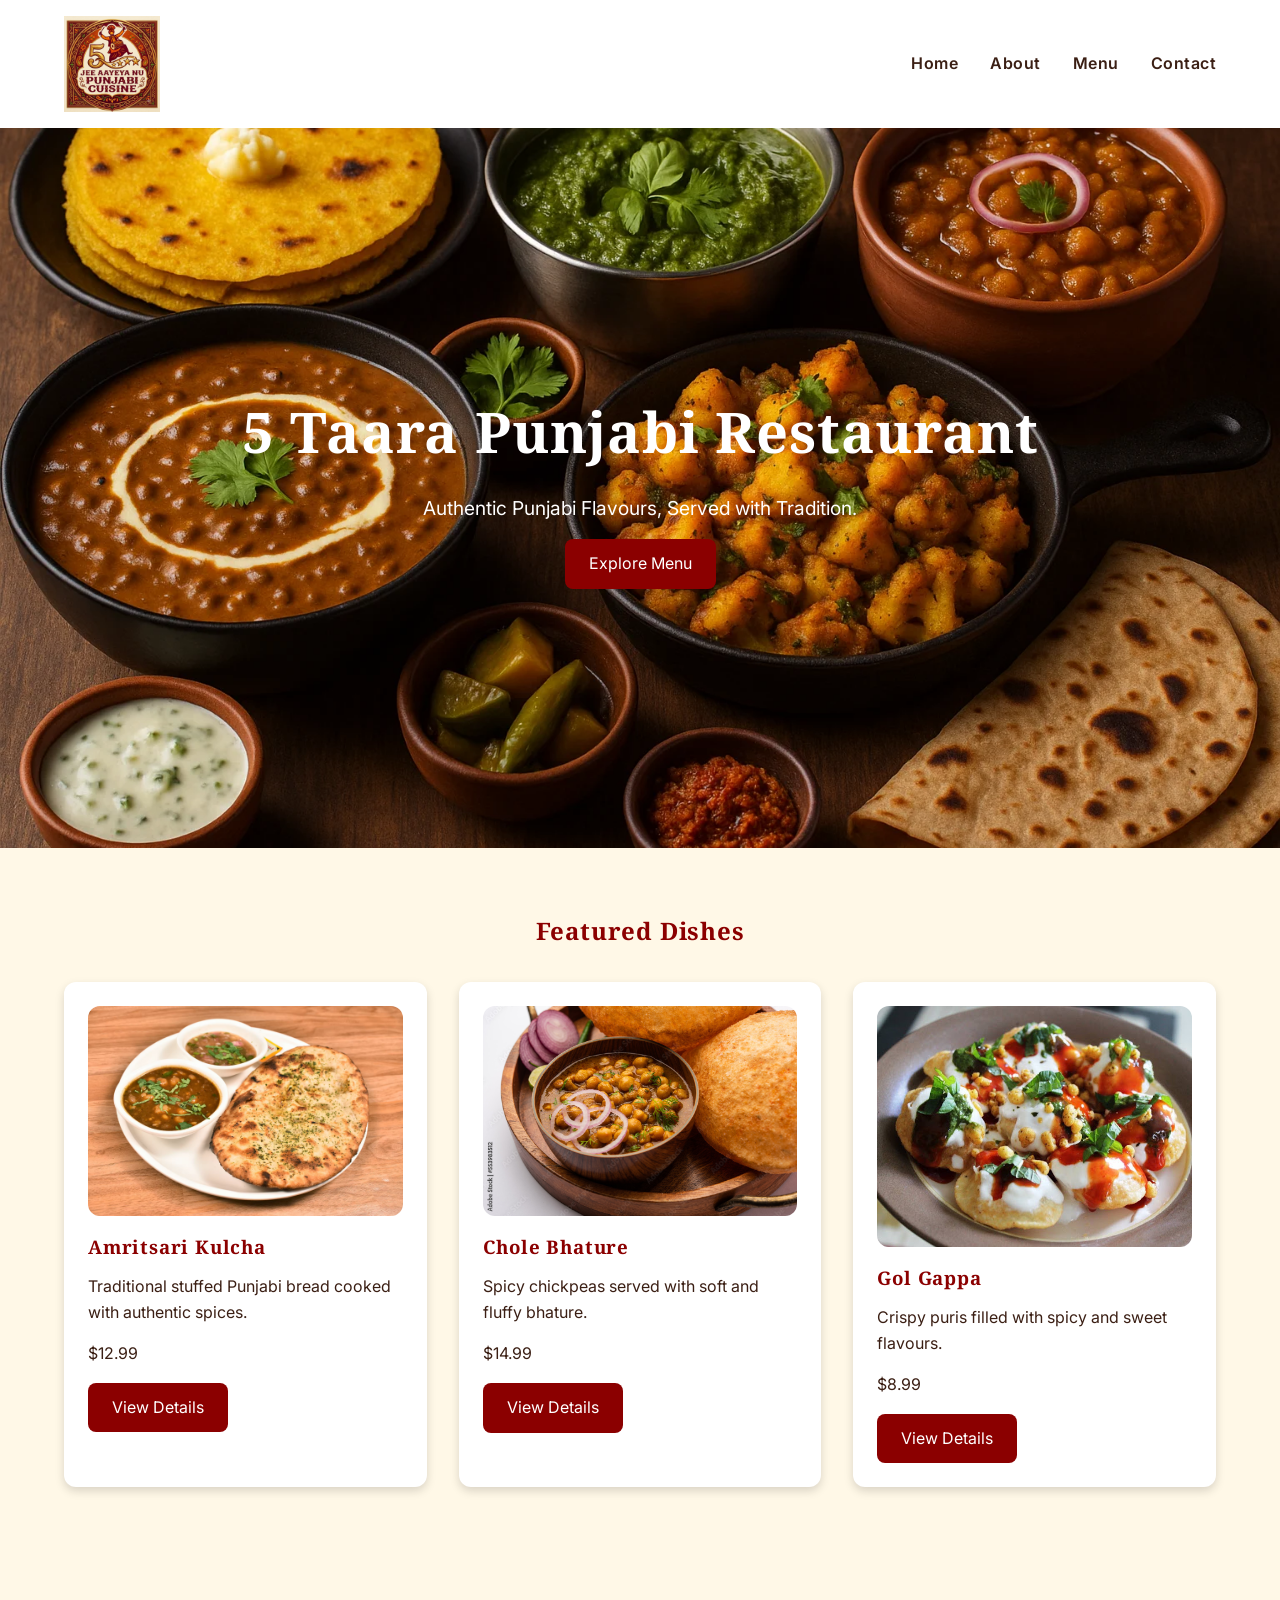
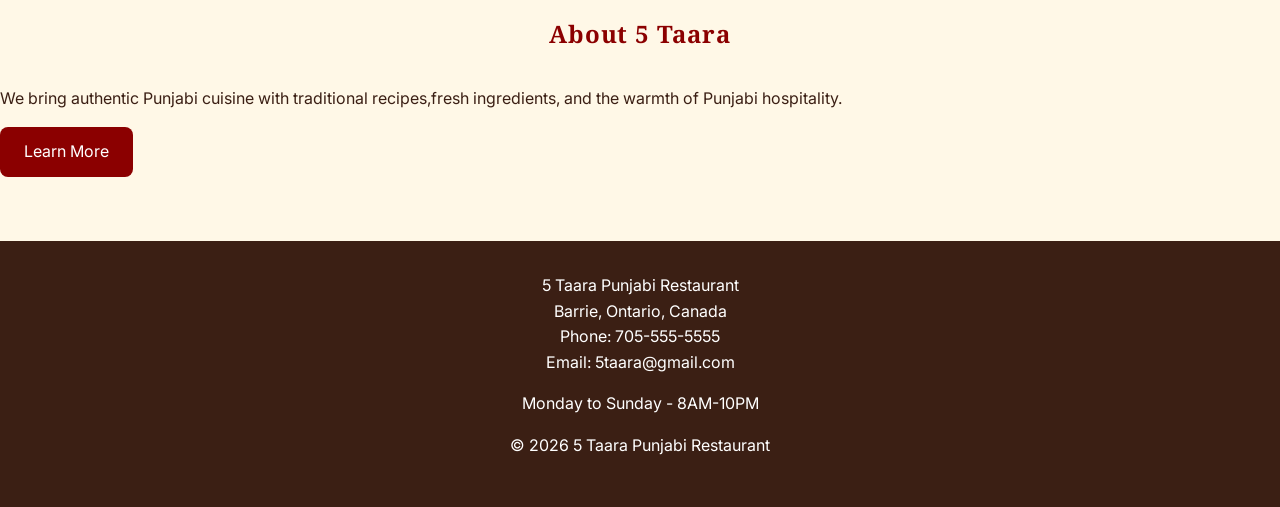
<file: index.html>
<!DOCTYPE html>
<html lang="en">
<head>
    <meta charset="UTF-8">
    <meta name="viewport" content="width=device-width, initial-scale=1.0">
    <meta name="description" content="5 Taara Punjabi Restaurant - Authentic Punjabi food and traditional flavours.">
    <meta name="author" content="5 Taara Punjabi Restaurant">
    <title>5 Taara Punjabi Restaurant</title>
    <link rel="stylesheet" href="css/style.css">
</head>
<body>
    <header>
         <div class="container">
        <a href="index.html" class="logo" aria-label="5 Taara Punjabi Restaurant homepage">
            <img src="images/logo.png" alt="5 Taara Punjabi Restaurant Logo">
        </a>
        <nav aria-label="5 Taara Home">
            <ul>
                <li><a href="index.html">Home</a></li>
                <li><a href="about.html">About</a></li>
                <li><a href="shop.html">Menu</a></li>
                <li><a href="contact.html">Contact</a></li>
            </ul>
        </nav>
        </div>
    </header>
    <main>
        <section class="hero">
            <div class="container">
                <h1> 5 Taara Punjabi Restaurant</h1>
                <p> Authentic Punjabi Flavours, Served with Tradition.</p>
                <a href="shop.html">Explore Menu</a>
            </div>
        </section>
        <section aria-labelledby="featured">
            <div class="container">
            <h2 id="featured">Featured Dishes</h2>
            <div class="products">
            <article>
                <figure><img src="images/kulcha.avif" alt="Amritsari Kulcha served with chickpea curry"></figure>
                <h3>Amritsari Kulcha</h3>
                <p>Traditional stuffed Punjabi bread cooked with authentic spices.</p>
                <p>$12.99</p>
                <a href="products/amritsari-kulcha.html">View Details</a>
            </article>
            <article>
                <figure><img src="images/chole-bhature.jpg" alt="Chole Bhature "></figure>
                <h3>Chole Bhature</h3>
                <p>Spicy chickpeas served with soft and fluffy bhature.</p>
                <p>$14.99</p>
                <a href="products/chole-bhature.html">View Details</a>
            </article>
            <article>
                <figure><img src="images/gol-gappa.jpg" alt="Gol Gappa street food"></figure>
                <h3>Gol Gappa</h3>
                <p>Crispy puris filled with spicy and sweet flavours.</p>
                <p>$8.99</p>
                <a href="products/gol-gappa.html">View Details</a>
            </article>
            </div>
            </div>
        </section>
        <section>
            <h2>About 5 Taara</h2>
            <p>We bring authentic Punjabi cuisine with traditional recipes,fresh ingredients, and the warmth of Punjabi hospitality.</p>
            <a href="about.html">Learn More</a>
        </section>
    </main>
    <footer>
        <address>
            5 Taara Punjabi Restaurant<br>
            Barrie, Ontario, Canada<br>
            Phone: 705-555-5555<br>
            Email: 5taara@gmail.com
        </address>
        <p>Monday to Sunday - 8AM-10PM</p>
        <p>&copy; 2026 5 Taara Punjabi Restaurant</p>
    </footer>
</body>
</html>
</file>
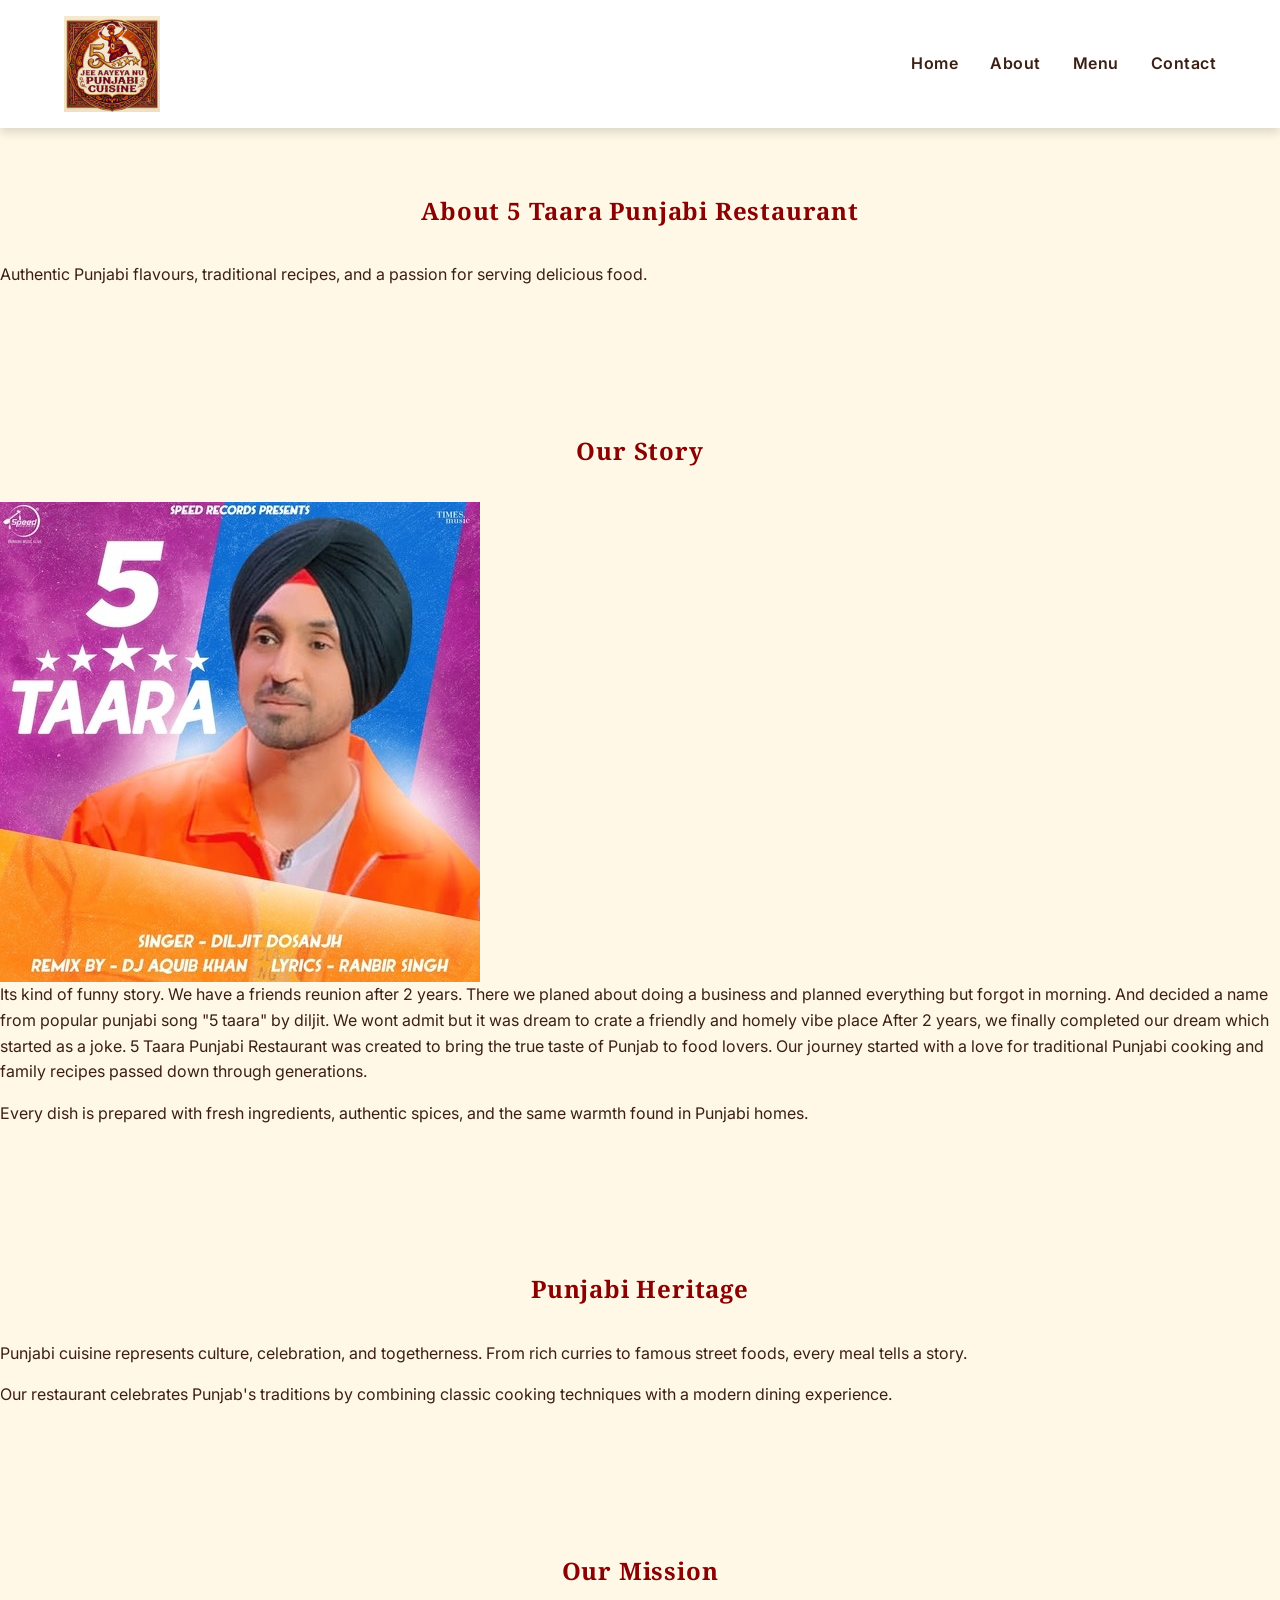
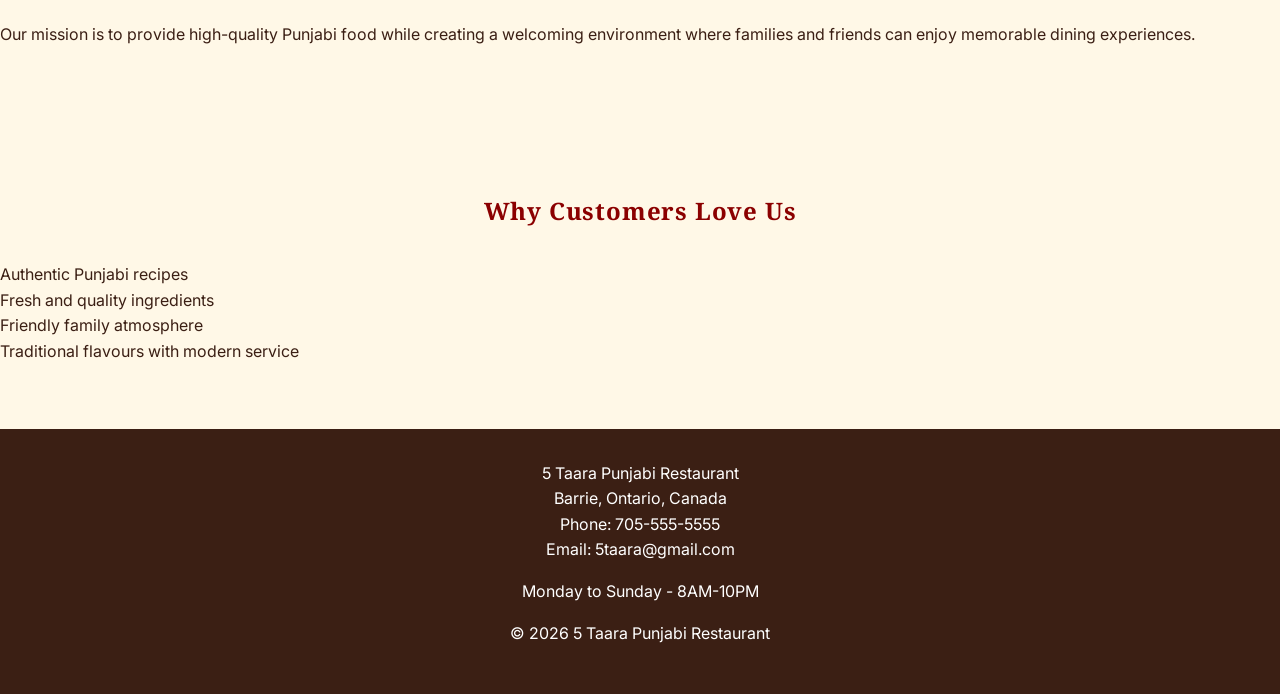
<file: about.html>
<!DOCTYPE html>
<html lang="en">
<head>
    <meta charset="UTF-8">
    <meta name="viewport" content="width=device-width, initial-scale=1.0">
    <meta name="description"content="Learn about 5 Taara Punjabi Restaurant, our Punjabi heritage, mission, and chefs.">
    <meta name="author" content="5 Taara Punjabi Restaurant">
    <title>About Us | 5 Taara Punjabi Restaurant</title>
    <link rel="stylesheet" href="css/style.css">
</head>
<body>
    <header>
         <div class="container">
        <a href="index.html" aria-label="Go to homepage"><img src="images/logo.png" alt="5 Taara Punjabi Restaurant Logo"></a>
        <nav aria-label="Main Navigation">
            <ul>
                <li><a href="index.html">Home</a></li>
                <li><a href="about.html">About</a></li>
                <li><a href="shop.html">Menu</a></li>
                <li><a href="contact.html">Contact</a></li>
            </ul>
        </nav>
        </div>
    </header>
    <main>
        <!--basic introduction-->
        <section>
            <h1>About 5 Taara Punjabi Restaurant</h1>
            <p>Authentic Punjabi flavours, traditional recipes, and a passion for serving delicious food.</p>
        </section>
        <!--story section-->
        <section>
            <h2>Our Story</h2>
            <img src="images/restaurant.jpg" alt="Punjabi Restaurant Interior">
            <p>Its kind of funny story.
                We have a friends reunion after 2 years.
                There we planed about doing a business and planned everything but forgot in morning.
                And decided a name from popular punjabi song "5 taara" by diljit.
                We wont admit but it was dream to crate a friendly and homely vibe place
                After 2 years, we finally completed our dream which started as a joke.
                5 Taara Punjabi Restaurant was created to bring
                the true taste of Punjab to food lovers.
                Our journey started with a love for traditional
                Punjabi cooking and family recipes passed down
                through generations.
            </p>
            <p>
                Every dish is prepared with fresh ingredients,
                authentic spices, and the same warmth found
                in Punjabi homes.
            </p>
            </section>
            <!--Punjab heritage-->
            <section>
                <h2>Punjabi Heritage</h2>
                <p>
                    Punjabi cuisine represents culture, celebration,
                    and togetherness. From rich curries to famous
                    street foods, every meal tells a story.
                </p>
                <p>
                    Our restaurant celebrates Punjab's traditions
                    by combining classic cooking techniques with
                    a modern dining experience.
                </p>
            </section>
            <!--our mission-->
            <section>
                <h2>Our Mission</h2>
                <p>
                    Our mission is to provide high-quality Punjabi
                    food while creating a welcoming environment
                    where families and friends can enjoy memorable
                    dining experiences.
                </p>
            </section>
            <section>
                <h2>Why Customers Love Us</h2>
                <ul>
                    <li>Authentic Punjabi recipes</li>
                    <li>Fresh and quality ingredients</li>
                    <li>Friendly family atmosphere</li>
                    <li>Traditional flavours with modern service</li>
                </ul>
            </section>
    </main>
    <footer>
        <address>
            5 Taara Punjabi Restaurant<br>
            Barrie, Ontario, Canada<br>
            Phone: 705-555-5555<br>
            Email: 5taara@gmail.com
        </address>
        <p>Monday to Sunday - 8AM-10PM</p>
        <p>&copy; 2026 5 Taara Punjabi Restaurant</p>
    </footer>    
</body>
</html>
</file>
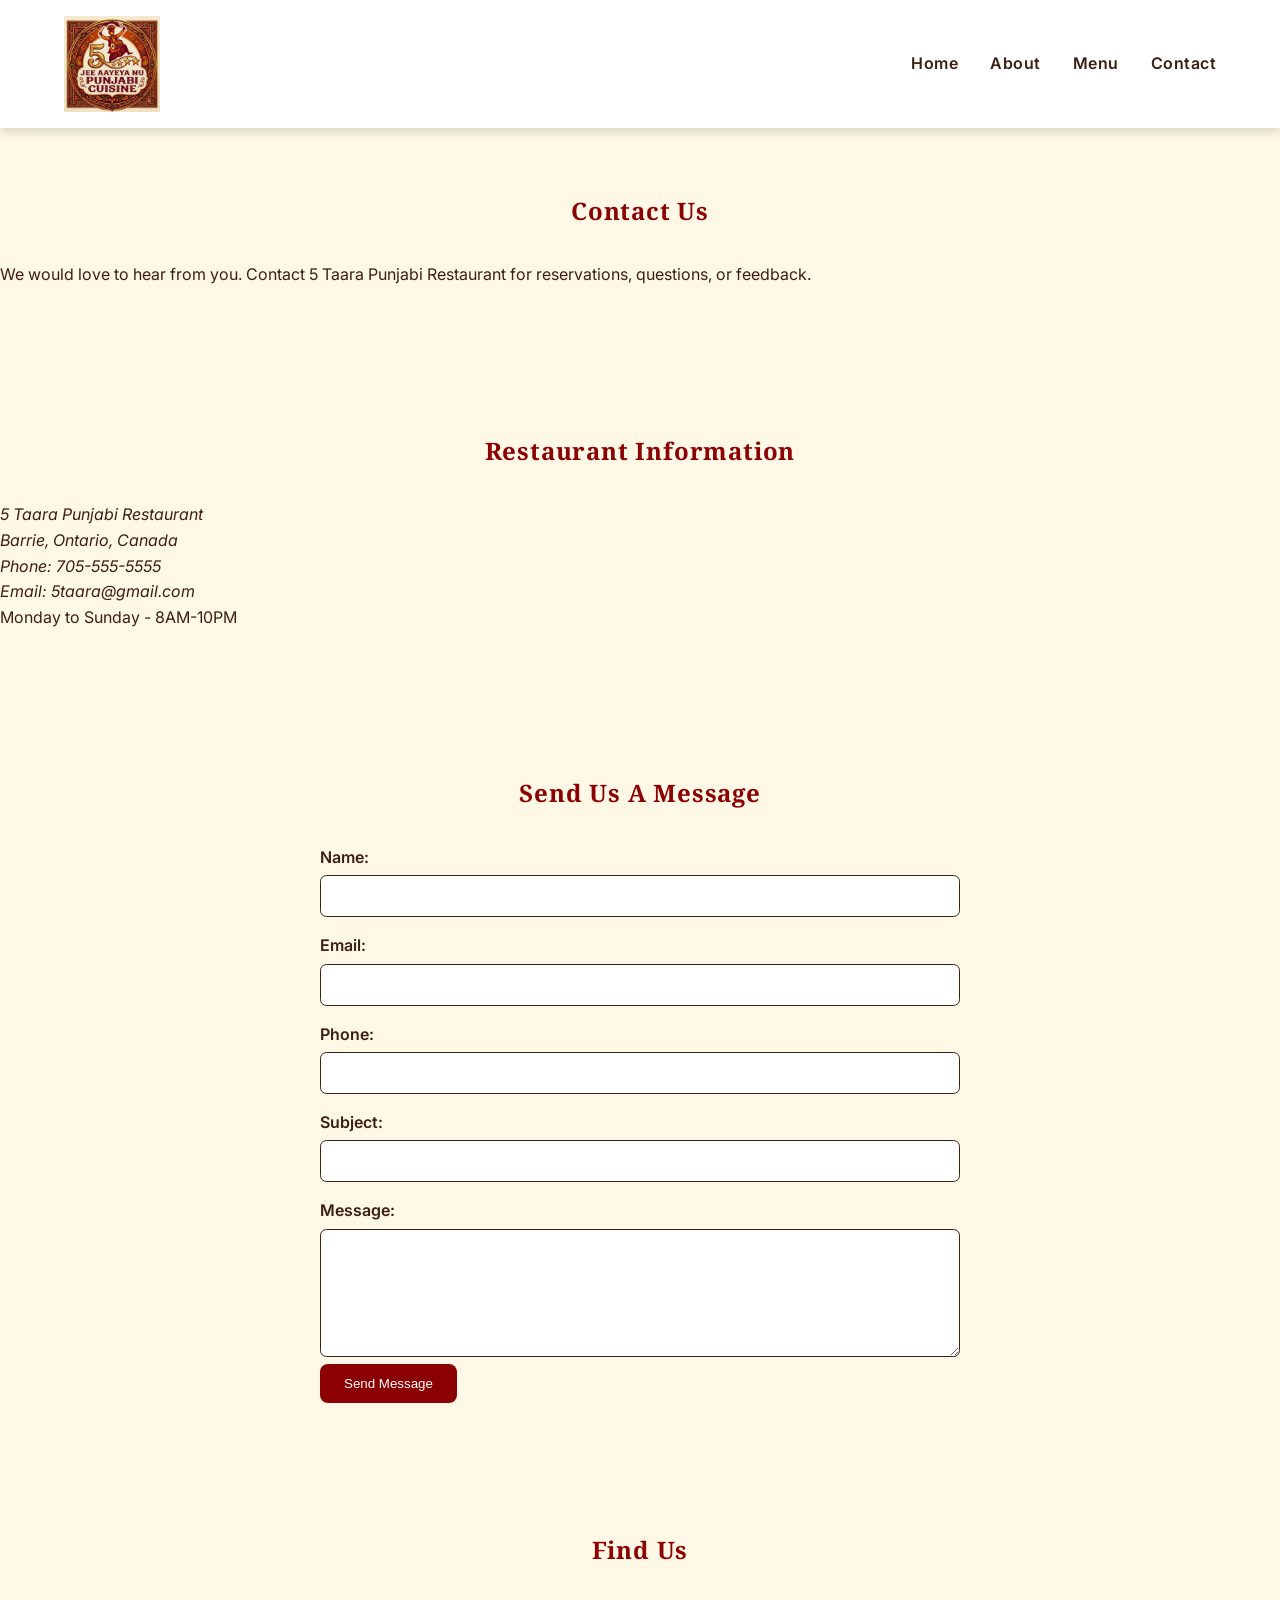
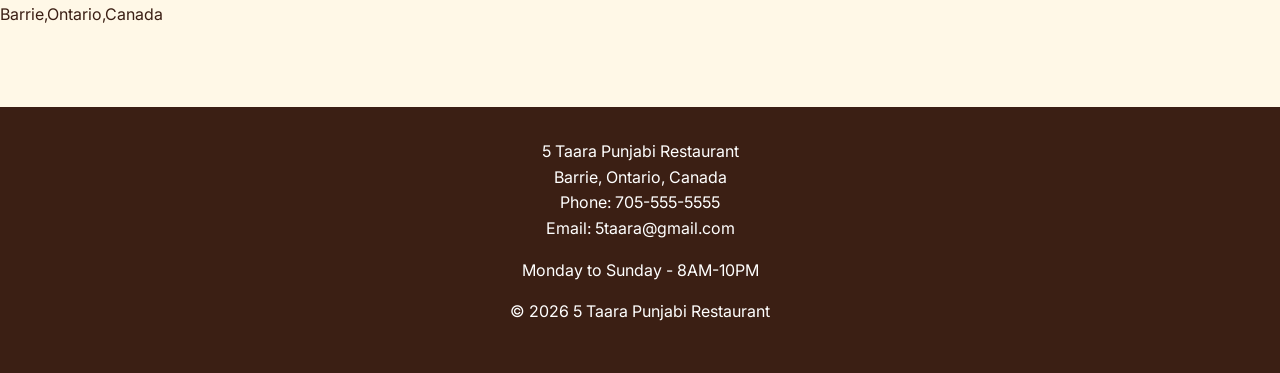
<file: contact.html>
<!DOCTYPE html>
<html lang="en">
<head>
    <meta charset="UTF-8">
    <meta name="viewport" content="width=device-width, initial-scale=1.0">
    <meta name="description"content="Learn about 5 Taara Punjabi Restaurant, our Punjabi heritage, mission, and chefs.">
    <meta name="author" content="5 Taara Punjabi Restaurant">
    <title>Contact | 5 Taara Punjabi Restaurant</title>
    <link rel="stylesheet" href="css/style.css"></head></head>
<body>
    <!--logo and main navigation-->
    <header>
        <div class="container">
        <a href="index.html" aria-label="Go to homepage"><img src="images/logo.png" alt="5 Taara Punjabi Restaurant Logo"></a>
            <nav aria-label="Main Navigation">
                <ul>
                    <li><a href="index.html">Home</a></li>
                    <li><a href="about.html">About</a></li>
                    <li><a href="shop.html">Menu</a></li>
                    <li><a href="contact.html">Contact</a></li>
                </ul>
            </nav>
            </div>
    </header>
    <main>
        <!-- Contact Introduction Section -->
        <section>
            <h1>Contact Us</h1>
            <p>
                We would love to hear from you. Contact 5 Taara Punjabi Restaurant
                for reservations, questions, or feedback.
            </p>
        </section>
        <section>
            <h2>Restaurant Information</h2>
            <address>
                5 Taara Punjabi Restaurant<br>
                Barrie, Ontario, Canada<br>
                Phone: 705-555-5555<br>
                Email: 5taara@gmail.com
            </address>
            <p>Monday to Sunday - 8AM-10PM</p>
        </section>
        <!-- Contact Form Section -->
        <section>
            <h2>Send Us A Message</h2>
            <form action="#" method="post">
                <label for="name">Name: </label>
                <input type="text" id="name" name="name" required>
                <label for="email">Email: </label>
                <input type="email" id="email" name="email" required>
                <label for="phone">Phone: </label>
                <input type="tel" id="phone" name="phone">
                <label for="subject">Subject: </label>
                <input type="text" id="subject" name="subject">
                <label for="message">Message: </label>
                <textarea id="message" name="message" rows="5"></textarea>
                <button type="submit">Send Message</button>
            </form>
        </section>
        <!-- Location Map Section -->
        <section>
            <h2>Find Us</h2>
            <p>Barrie,Ontario,Canada</p>
        </section>
    </main>
    <footer>
        <address>
            5 Taara Punjabi Restaurant<br>
            Barrie, Ontario, Canada<br>
            Phone: 705-555-5555<br>
            Email: 5taara@gmail.com
        </address>
        <p>Monday to Sunday - 8AM-10PM</p>
        <p>&copy; 2026 5 Taara Punjabi Restaurant</p>
    </footer>
</body>
</html>
</file>
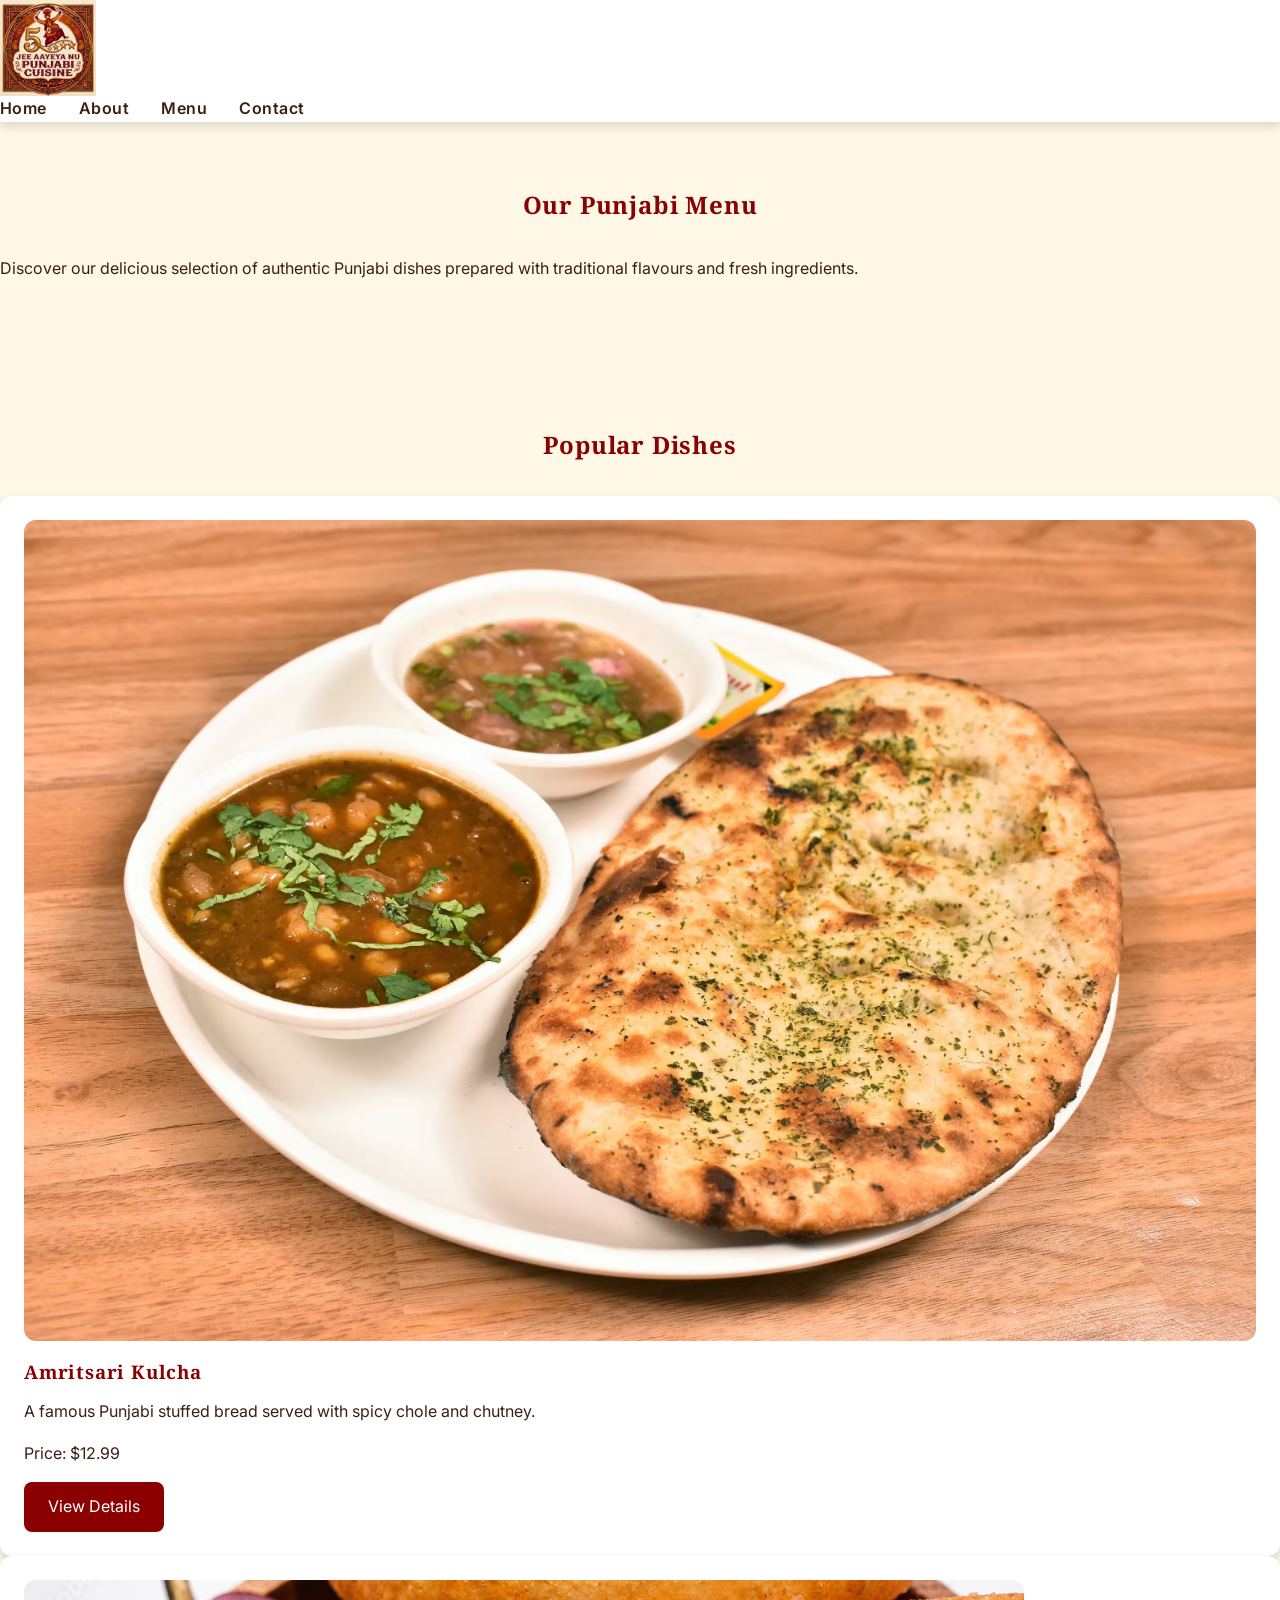
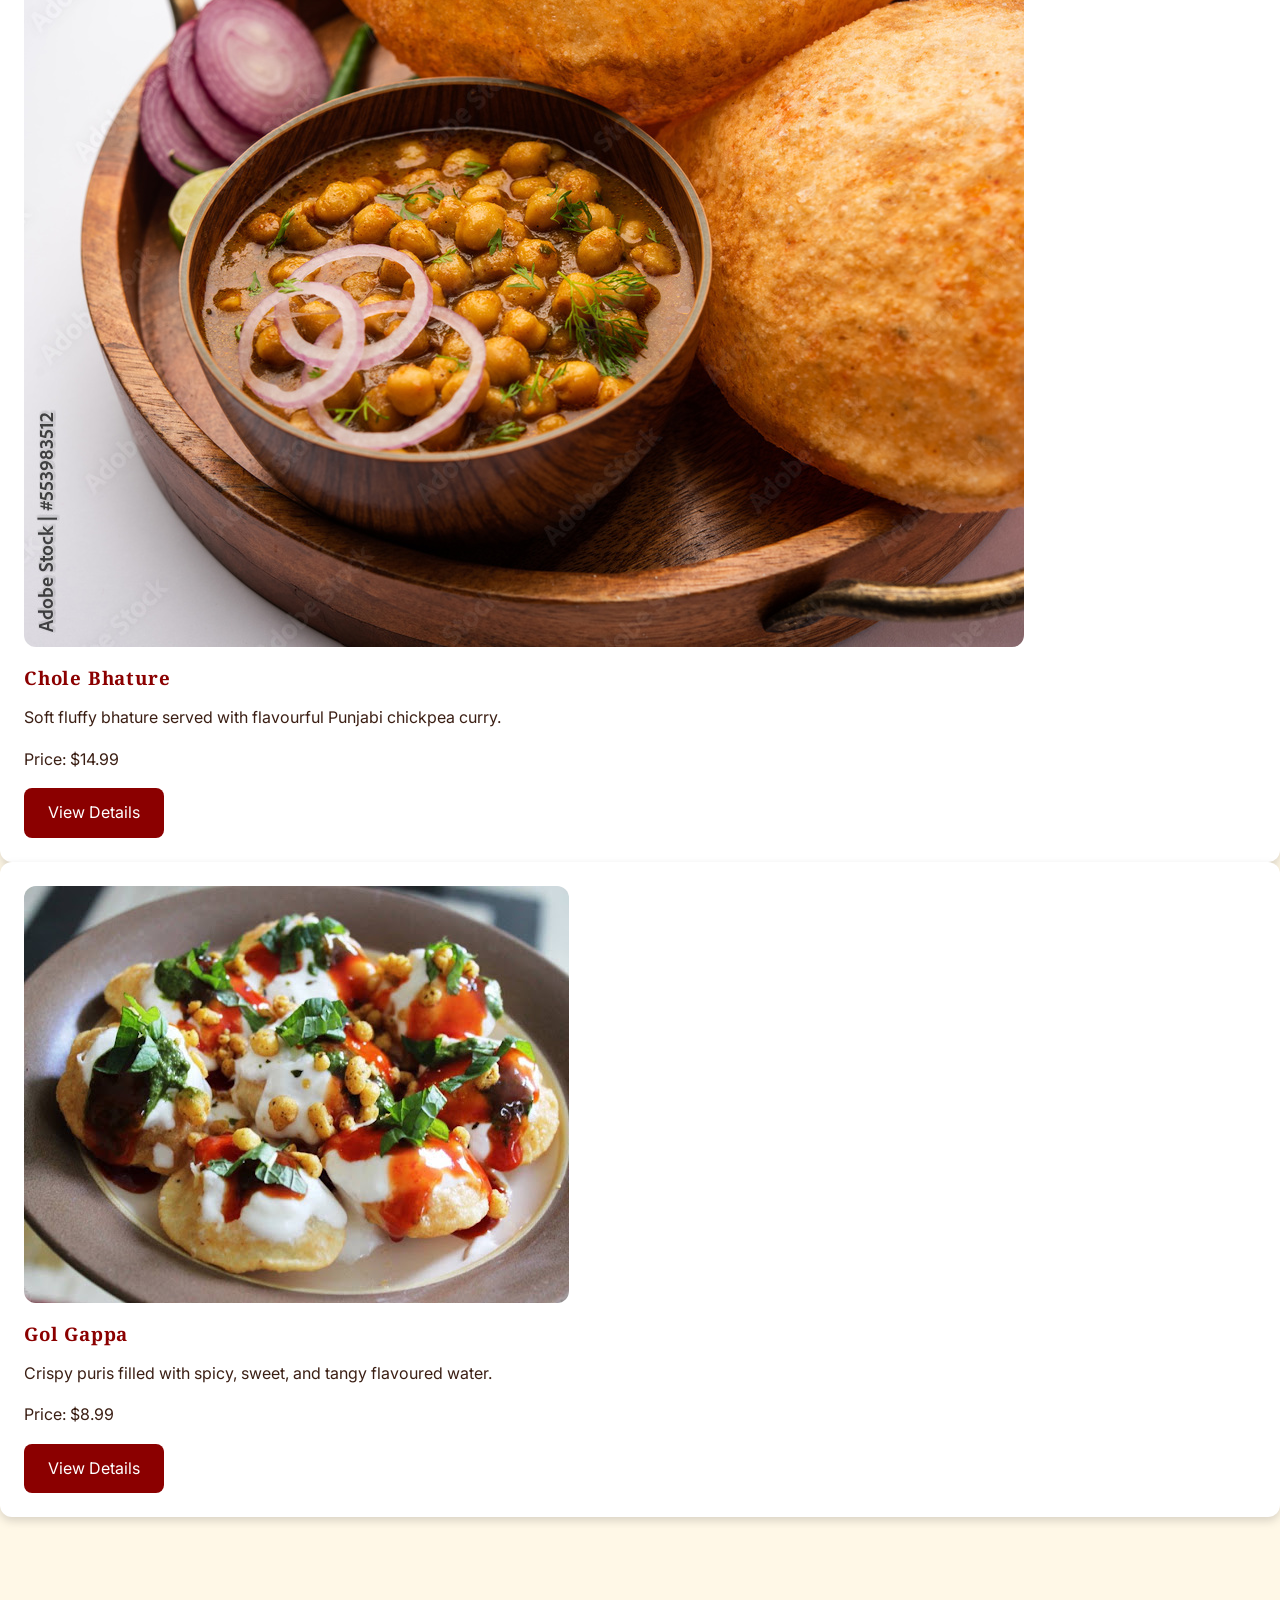
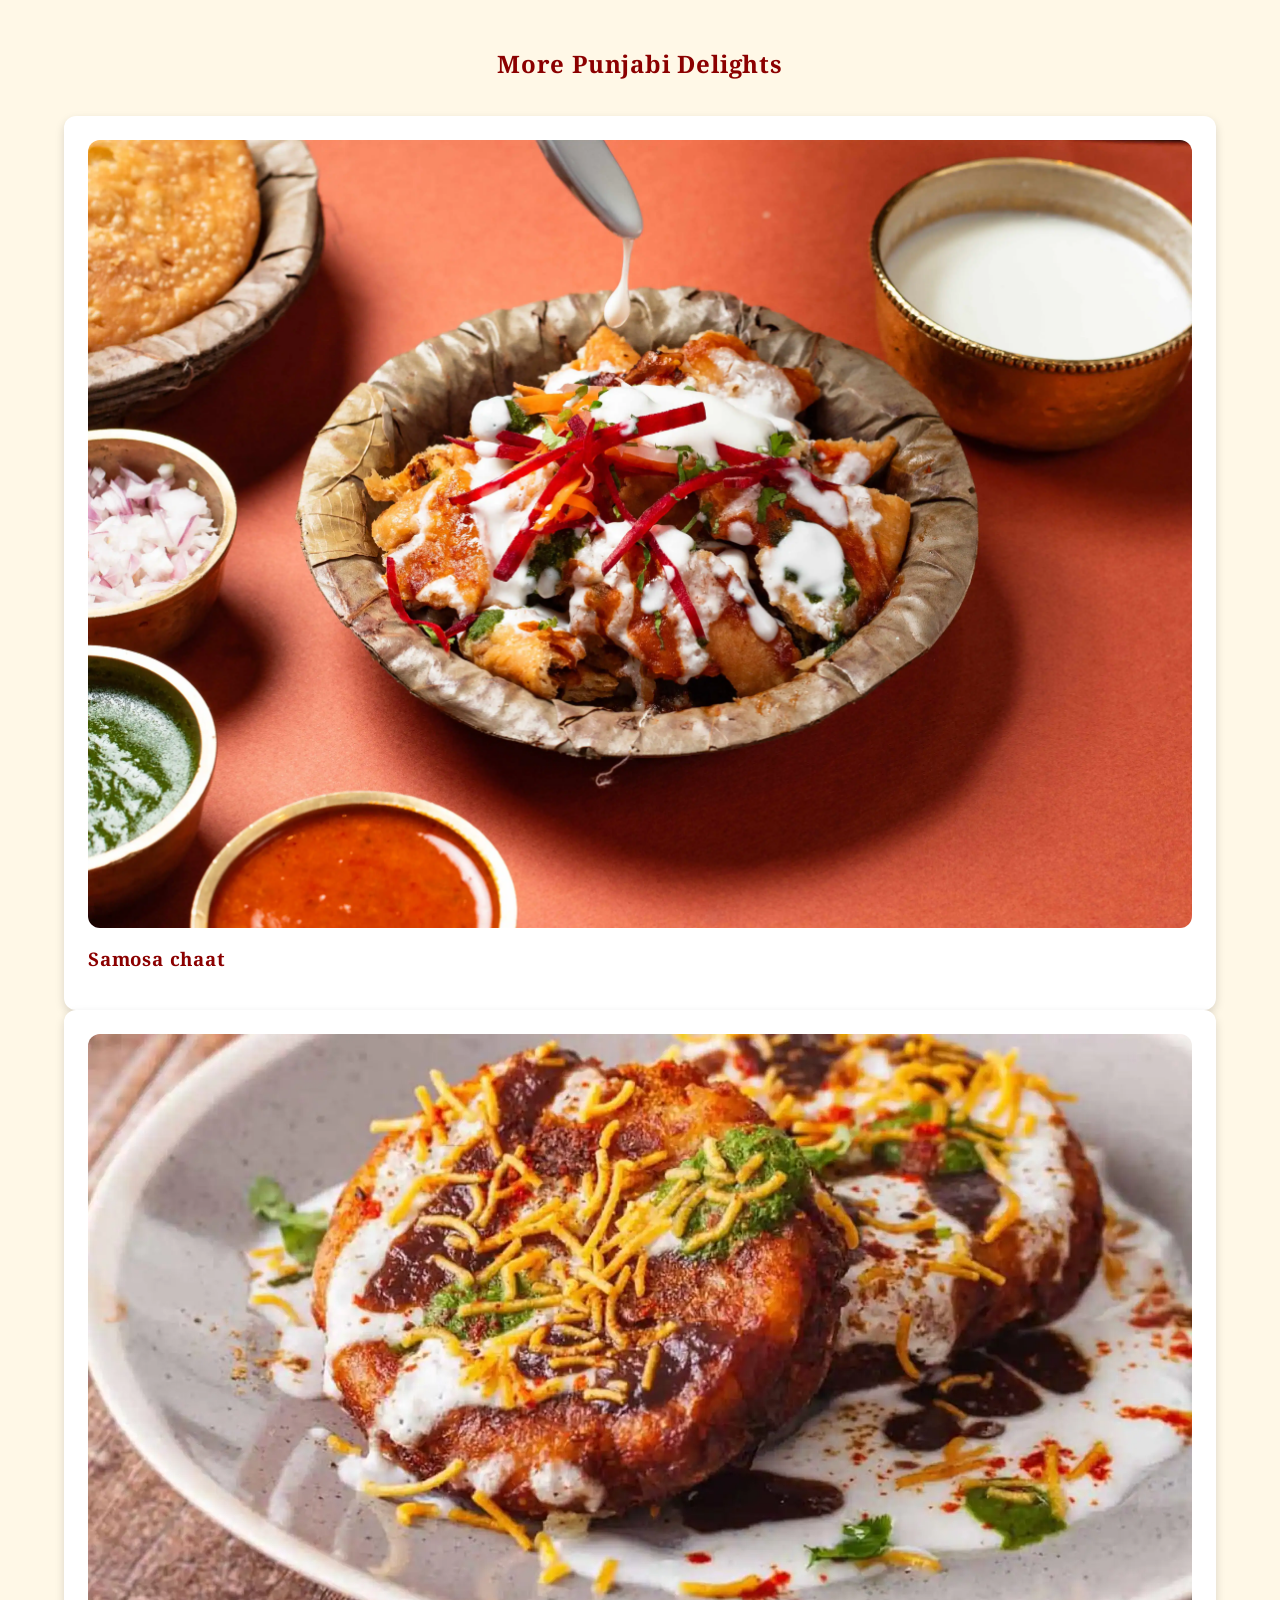
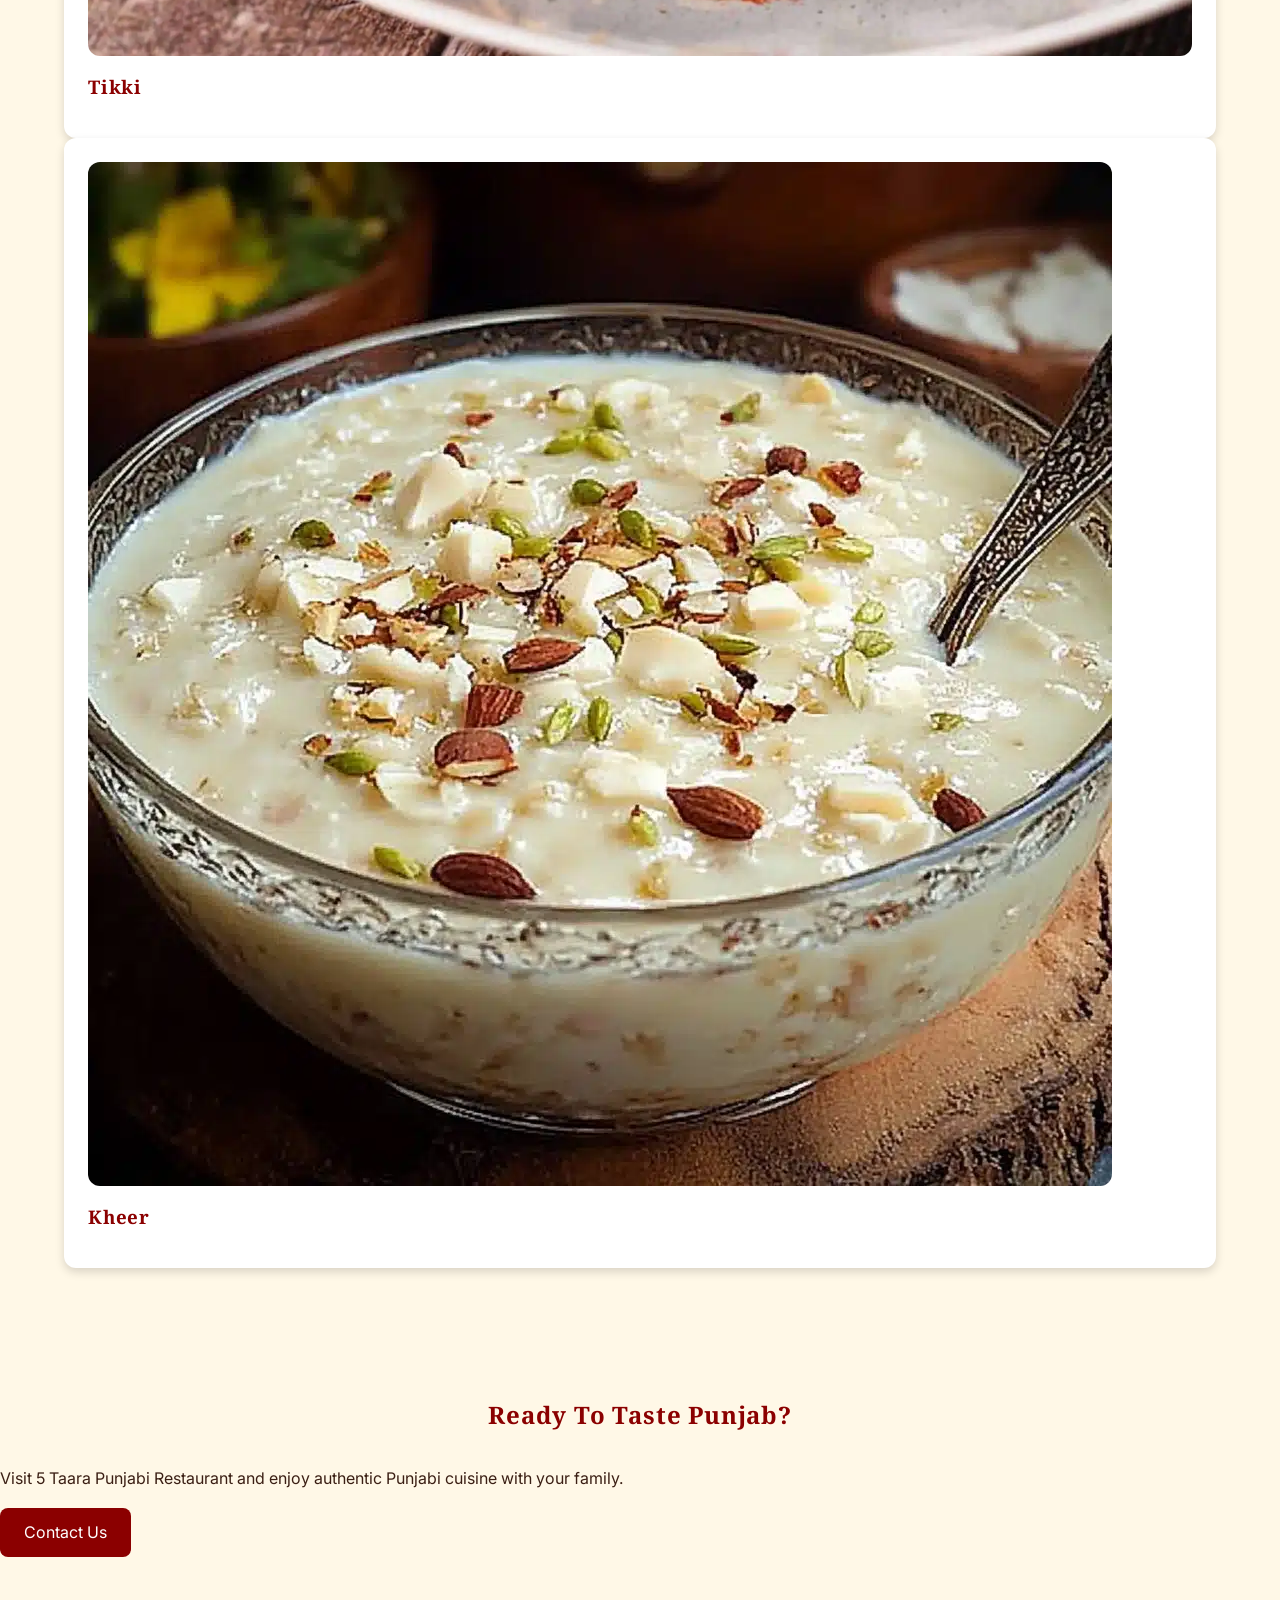
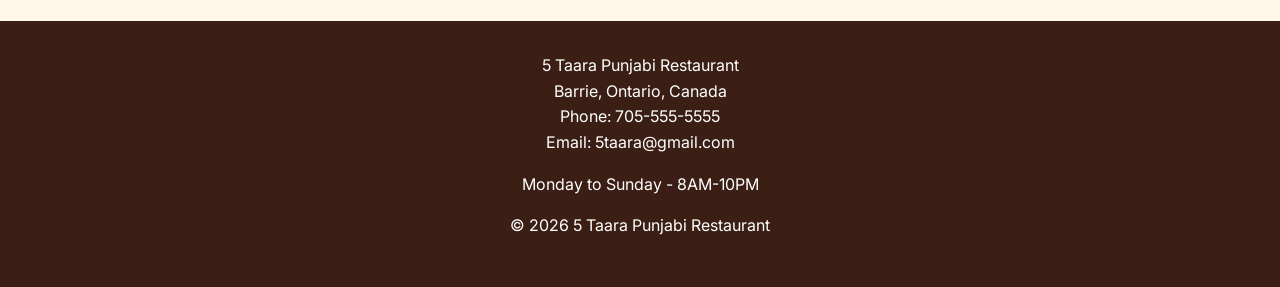
<file: shop.html>
<!DOCTYPE html>
<html lang="en">
<head>
    <meta charset="UTF-8">
    <meta name="viewport" content="width=device-width, initial-scale=1.0">
    <meta name="description"content="Learn about 5 Taara Punjabi Restaurant, our Punjabi heritage, mission, and chefs.">
    <meta name="author" content="5 Taara Punjabi Restaurant">
    <title>Menu | 5 Taara Punjabi Restaurant</title>
    <link rel="stylesheet" href="css/style.css"></head>
<body>
    <header>
        <a href="index.html" aria-label="Go to homepage"><img src="images/logo.png" alt="5 Taara Punjabi Restaurant Logo"></a>
        <nav aria-label="Main Navigation">
        <ul>
            <li><a href="index.html">Home</a></li>
            <li><a href="about.html">About</a></li>
            <li><a href="shop.html">Menu</a></li>
            <li><a href="contact.html">Contact</a></li>
        </ul>
        </nav>
    </header>
    <main>
        <section>
            <!--Menu-->
            <h1> Our Punjabi Menu</h1>
            <p>
                Discover our delicious selection of authentic
                Punjabi dishes prepared with traditional
                flavours and fresh ingredients.
            </p>
        </section>
        <section aria-labelledby="menu-title">
            <h2 id="menu-title">Popular Dishes</h2>
    <!-- Product One -->
            <article>
                <figure><img src="images/kulcha.avif" alt="Amritsari Kulcha served with curry"></figure>
                <h3>Amritsari Kulcha</h3>
                <p>
                    A famous Punjabi stuffed bread served
                    with spicy chole and chutney.
                </p>
                <p>Price: $12.99</p>
                    <a href="products/amritsari-kulcha.html">View Details</a>
            </article>
            <!-- Product Two -->
            <article>
                <figure><img src="images/chole-bhature.jpg" alt="Chole Bhature with chickpea curry"></figure>
                <h3>Chole Bhature</h3>
                <p>
                    Soft fluffy bhature served with
                    flavourful Punjabi chickpea curry.
                </p>
                <p>Price: $14.99</p>
                <a href="products/chole-bhature.html">View Details</a>
            </article>
            <!-- Product Three -->
            <article>
                <figure><img src="images/gol-gappa.jpg" alt="Gol Gappa Indian street food"></figure>
                <h3>Gol Gappa</h3>
                <p>
                    Crispy puris filled with spicy,
                    sweet, and tangy flavoured water.
                </p>
                <p>Price: $8.99</p>
                <a href="products/gol-gappa.html">View Details</a>
            </article>
        </section>
        
        <!-- Additional Punjabi Food Section -->
        <section class="food-gallery">
            <div class="container">
                <h2>More Punjabi Delights</h2>

                <article>
                    <img src="images/gallery-1.webp" alt="Punjabi Food Dish">
                    <h3>Samosa chaat</h3>
                </article>

                <article>
                    <img src="images/gallery-2.webp" alt="Traditional Punjabi Drink and Snacks">
                    <h3>Tikki</h3>
                </article>

                <article>
                    <img src="images/gallery-3.webp" alt="Punjabi Traditional Meal">
                    <h3>Kheer</h3>
                </article>

            </div>
        </section>
        <!--Encouraging customers to order-->
        <section>
            <h2>Ready To Taste Punjab?</h2>
            <p>
                Visit 5 Taara Punjabi Restaurant and enjoy
                authentic Punjabi cuisine with your family.
            </p>
            <a href="contact.html">Contact Us</a>
        </section>
    </main>
    <footer>
        <address>
            5 Taara Punjabi Restaurant<br>
            Barrie, Ontario, Canada<br>
            Phone: 705-555-5555<br>
            Email: 5taara@gmail.com
        </address>
        <p>Monday to Sunday - 8AM-10PM</p>
        <p>&copy; 2026 5 Taara Punjabi Restaurant</p>
    </footer> 
</body>
</html>
</file>
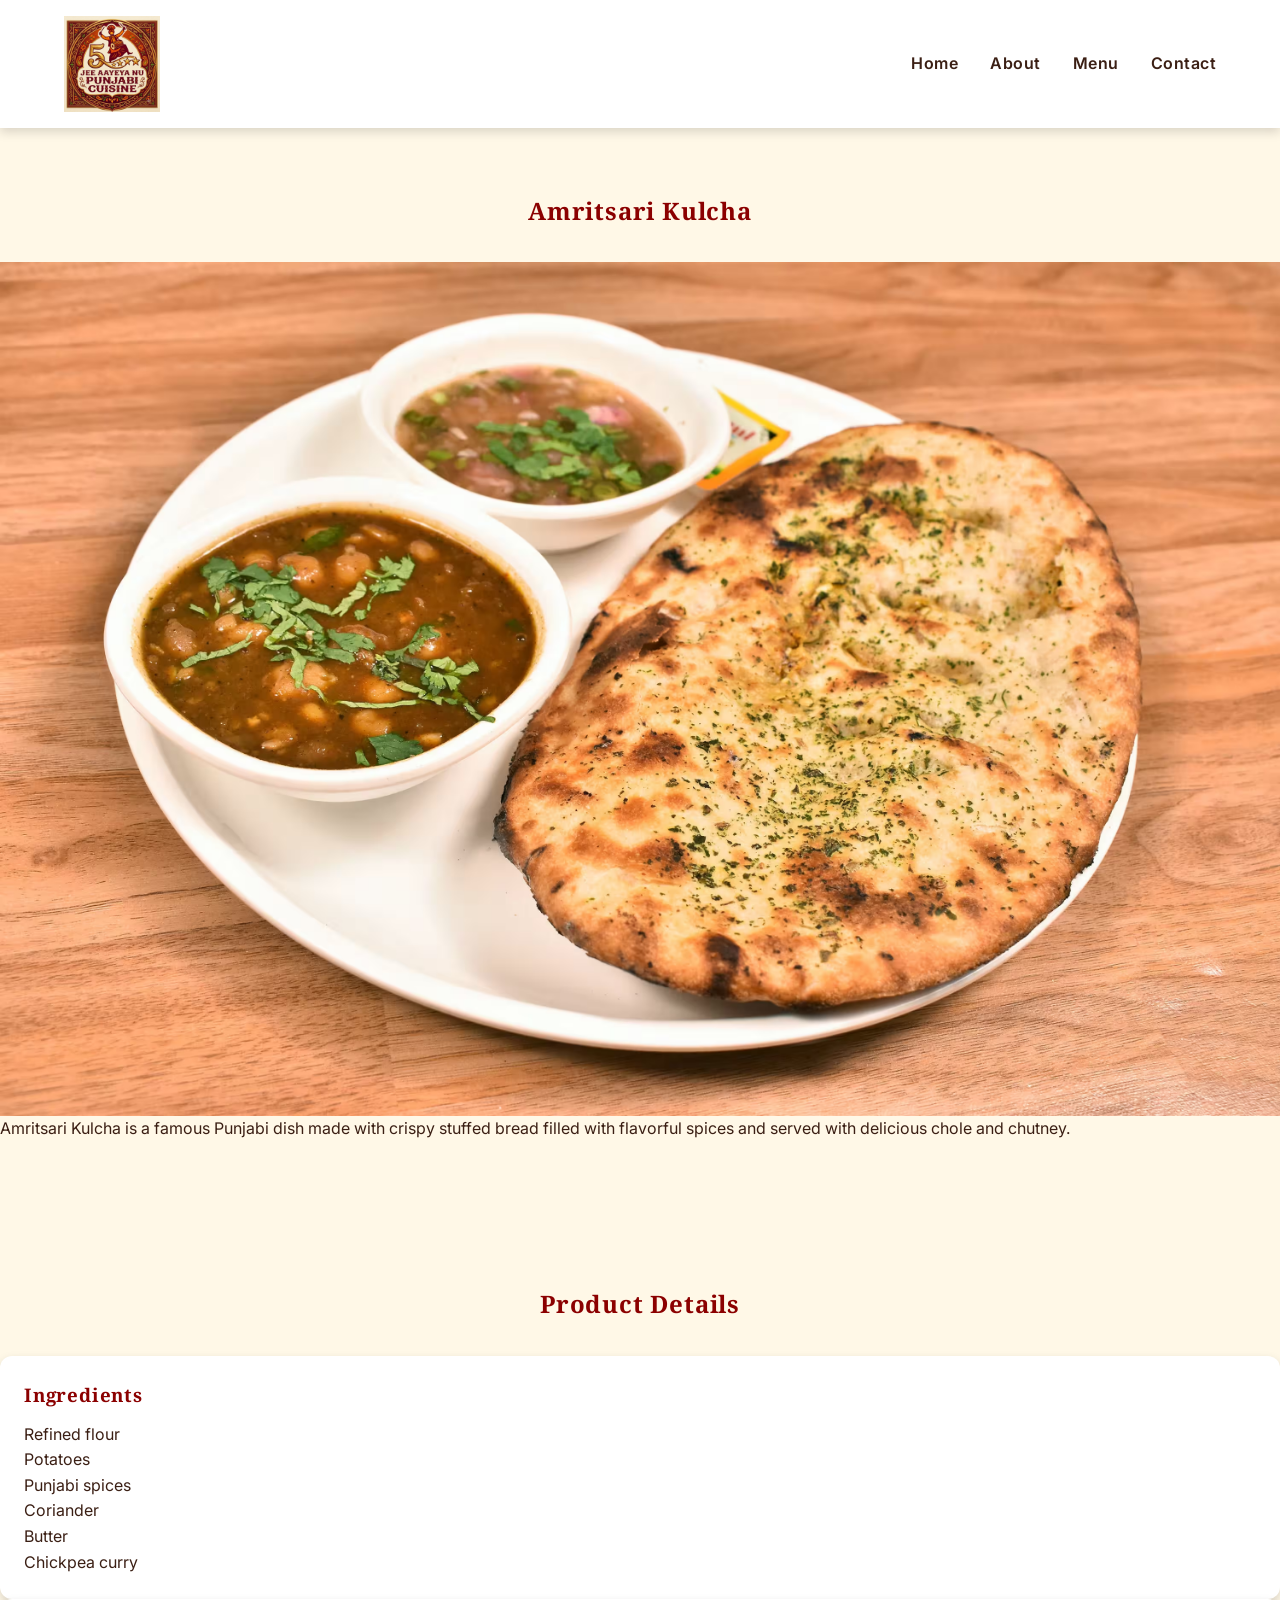
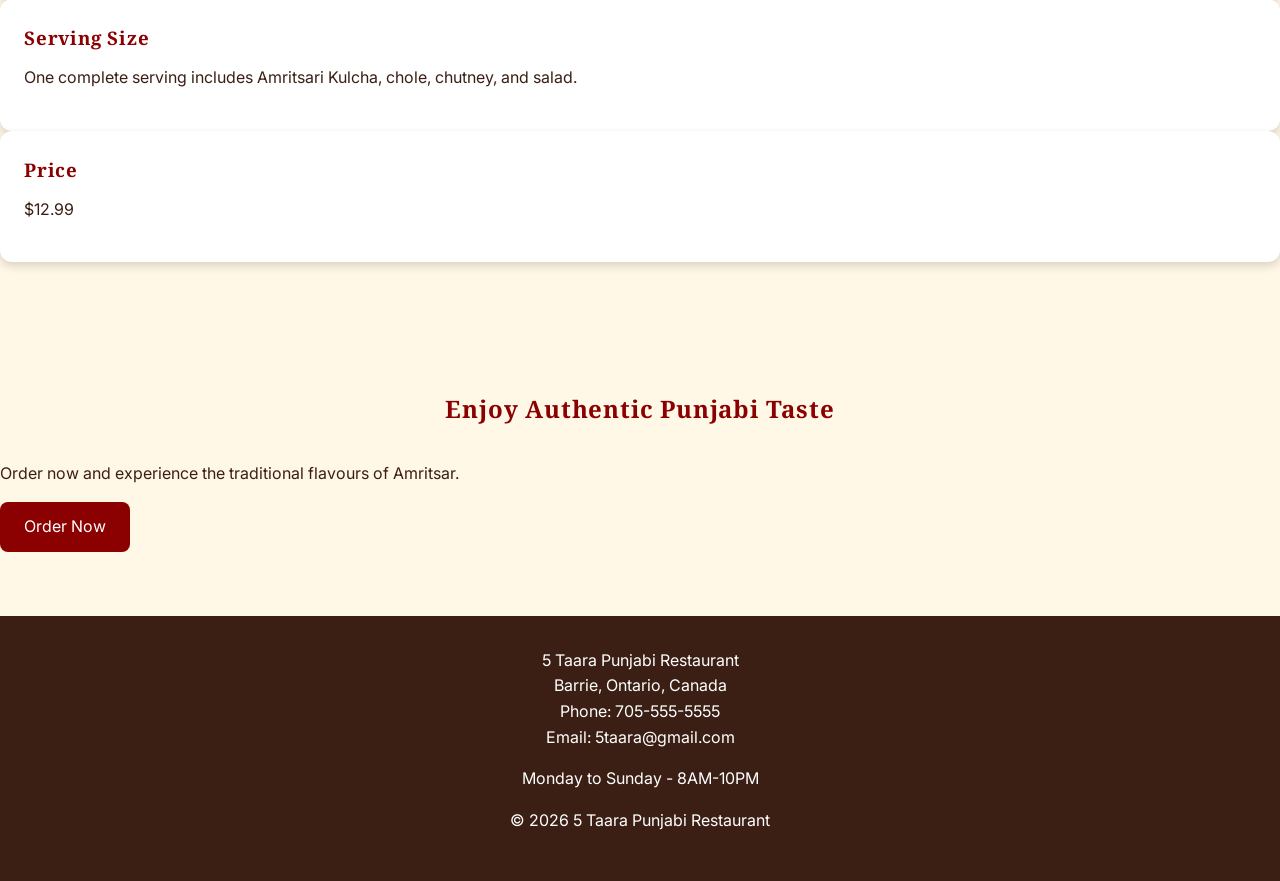
<file: products/amritsari-kulcha.html>
<!DOCTYPE html>
<html lang="en">
<head>
    <meta charset="UTF-8">
    <meta name="viewport" content="width=device-width, initial-scale=1.0">
    <meta name="description" content="Amritsari Kulcha at 5 Taara Punjabi Restaurant. Authentic Punjabi stuffed bread with traditional flavours.">
    <meta name="author" content="Your Name">
    <title>Amritsari Kulcha | 5 Taara Punjabi Restaurant</title>
    <!-- External CSS -->
    <link rel="stylesheet" href="../css/style.css">
</head>
<body>
    <header>
         <div class="container">
        <a href="../index.html" aria-label="Go to homepage">
        <img src="../images/logo.png" alt="5 Taara Punjabi Restaurant Logo"></a>
        <nav aria-label="Main Navigation">
            <ul>
                <li><a href="../index.html">Home</a></li>
                <li><a href="../about.html">About</a></li>
                <li><a href="../shop.html">Menu</a></li>
                <li><a href="../contact.html">Contact</a></li>
            </ul>
        </nav>
        </div>
    </header>
    <main>
        <!-- Product Introduction Section -->
        <section>
            <h1>Amritsari Kulcha</h1>
            <figure><img src="../images/kulcha.avif" alt="Traditional Amritsari Kulcha served with chole"></figure>
            <p>
                Amritsari Kulcha is a famous Punjabi dish made with
                crispy stuffed bread filled with flavorful spices and
                served with delicious chole and chutney.
            </p>
        </section>
        <!-- Product Details Section -->
        <section>
            <h2>Product Details</h2>
            <article>
                <h3>Ingredients</h3>
                <ul>
                    <li>Refined flour</li>
                    <li>Potatoes</li>
                    <li>Punjabi spices</li>
                    <li>Coriander</li>
                    <li>Butter</li>
                    <li>Chickpea curry</li>
                </ul>
            </article>
            <article>
                <h3>Serving Size</h3>
                <p>
                    One complete serving includes Amritsari Kulcha,
                    chole, chutney, and salad.
                </p>
            </article>
            <article>
                <h3>Price</h3>
                <p>$12.99</p>
            </article>
        </section>
        <!-- Order Section -->
        <section>
            <h2>Enjoy Authentic Punjabi Taste</h2>
            <p>
                Order now and experience the traditional flavours
                of Amritsar.
            </p>
            <a href="../contact.html">
                Order Now
            </a>
        </section>
    </main>
    <!-- Footer Section -->
    <footer>
        <address>
            5 Taara Punjabi Restaurant<br>
            Barrie, Ontario, Canada<br>
            Phone: 705-555-5555<br>
            Email: 5taara@gmail.com
        </address>
        <p>Monday to Sunday - 8AM-10PM</p>
        <p>&copy; 2026 5 Taara Punjabi Restaurant</p>
    </footer>
</body>
</html>
</file>
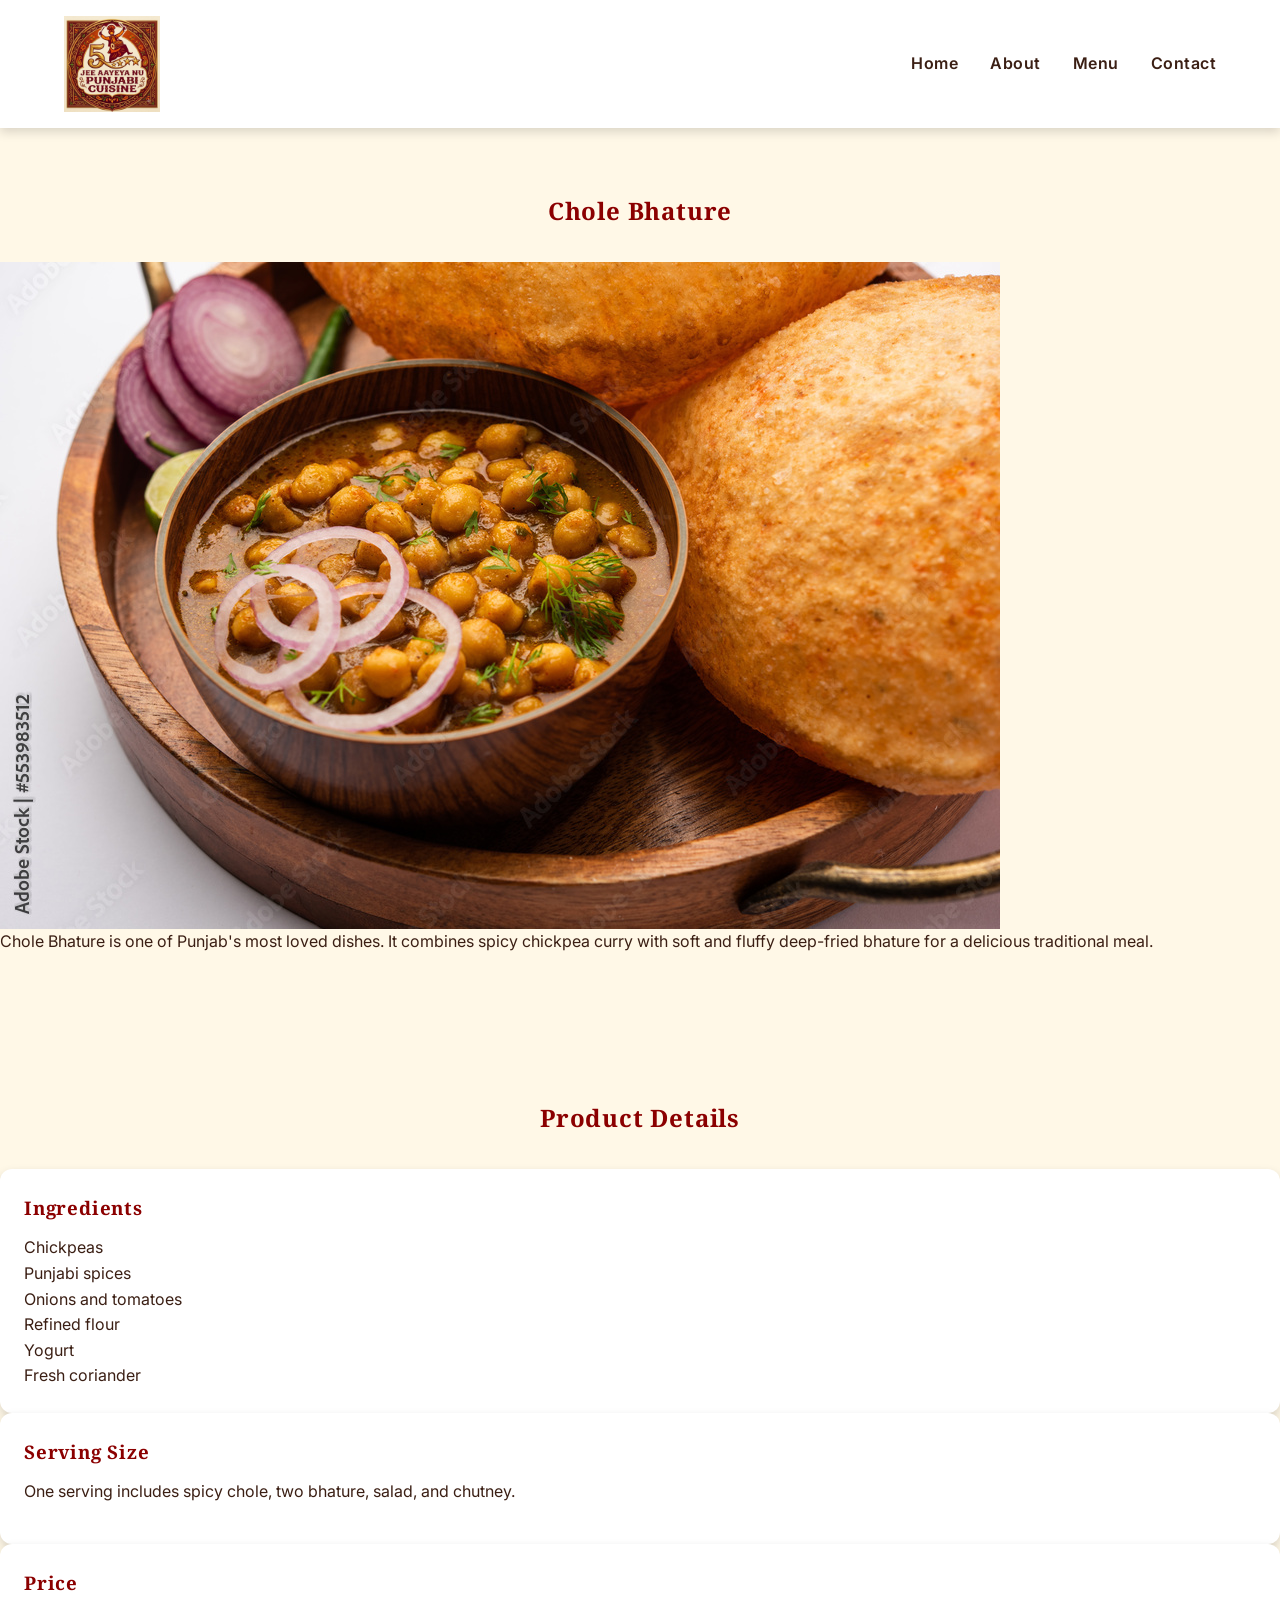
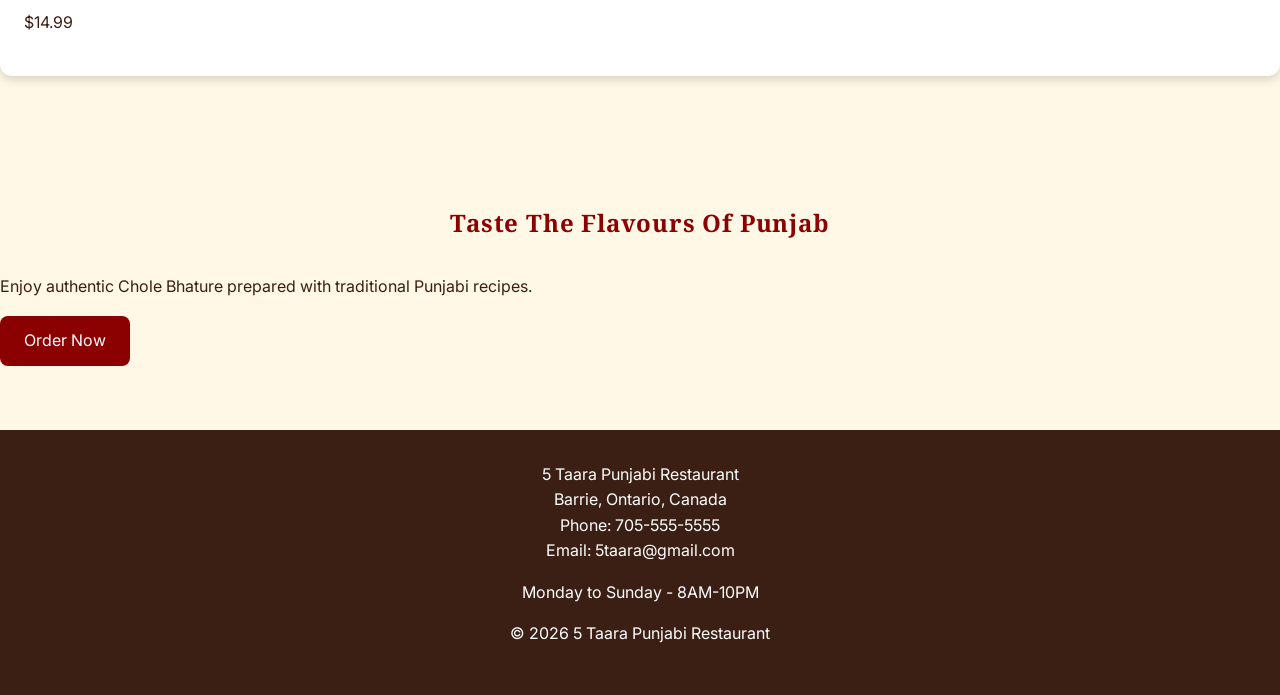
<file: products/chole-bhature.html>
<!DOCTYPE html>
<html lang="en">
<head>
    <!-- Website Metadata -->
    <meta charset="UTF-8">
    <meta name="viewport" content="width=device-width, initial-scale=1.0">
    <meta name="description" content="Chole Bhature at 5 Taara Punjabi Restaurant. Traditional Punjabi chickpea curry served with fluffy bhature.">
    <meta name="author" content="Your Name">
    <title>Chole Bhature | 5 Taara Punjabi Restaurant</title>
    <!-- External CSS -->
    <link rel="stylesheet" href="../css/style.css">
</head>
<body>
<!--Logo and Navigation -->
    <header>
         <div class="container">
        <a href="../index.html" aria-label="Go to homepage">
            <img src="../images/logo.png" alt="5 Taara Punjabi Restaurant Logo">
        </a>
        <nav aria-label="Main Navigation">
            <ul>
                <li><a href="../index.html">Home</a></li>
                <li><a href="../about.html">About</a></li>
                <li><a href="../shop.html">Menu</a></li>
                <li><a href="../contact.html">Contact</a></li>
            </ul>
        </nav>
         </div>
    </header>
<main>
    <!-- Product Introduction Section -->
    <section>
        <h1>Chole Bhature</h1>
        <figure><img src="../images/chole-bhature.jpg" alt="Traditional Chole Bhature Punjabi dish"></figure>
        <p>
            Chole Bhature is one of Punjab's most loved dishes.
            It combines spicy chickpea curry with soft and fluffy
            deep-fried bhature for a delicious traditional meal.
        </p>
    </section>
    <!-- Product Details Section -->
    <section>
        <h2>Product Details</h2>
        <article>
            <h3>Ingredients</h3>
            <ul>
                <li>Chickpeas</li>
                <li>Punjabi spices</li>
                <li>Onions and tomatoes</li>
                <li>Refined flour</li>
                <li>Yogurt</li>
                <li>Fresh coriander</li>
            </ul>
        </article>
        <article>
            <h3>Serving Size</h3>
            <p>
                One serving includes spicy chole,
                two bhature, salad, and chutney.
            </p>
        </article>
        <article>
            <h3>Price</h3>
            <p>$14.99</p>
        </article>
    </section>
    <!-- Order Section -->
    <section>
        <h2>Taste The Flavours Of Punjab</h2>
        <p>
            Enjoy authentic Chole Bhature prepared
            with traditional Punjabi recipes.
        </p>
        <a href="../contact.html">Order Now</a>
    </section>
</main>
<!-- Footer Section -->
    <footer>
        <address>
            5 Taara Punjabi Restaurant<br>
            Barrie, Ontario, Canada<br>
            Phone: 705-555-5555<br>
            Email: 5taara@gmail.com
        </address>
        <p>Monday to Sunday - 8AM-10PM</p>
        <p>&copy; 2026 5 Taara Punjabi Restaurant</p>
    </footer>
</body>

</html>
</file>
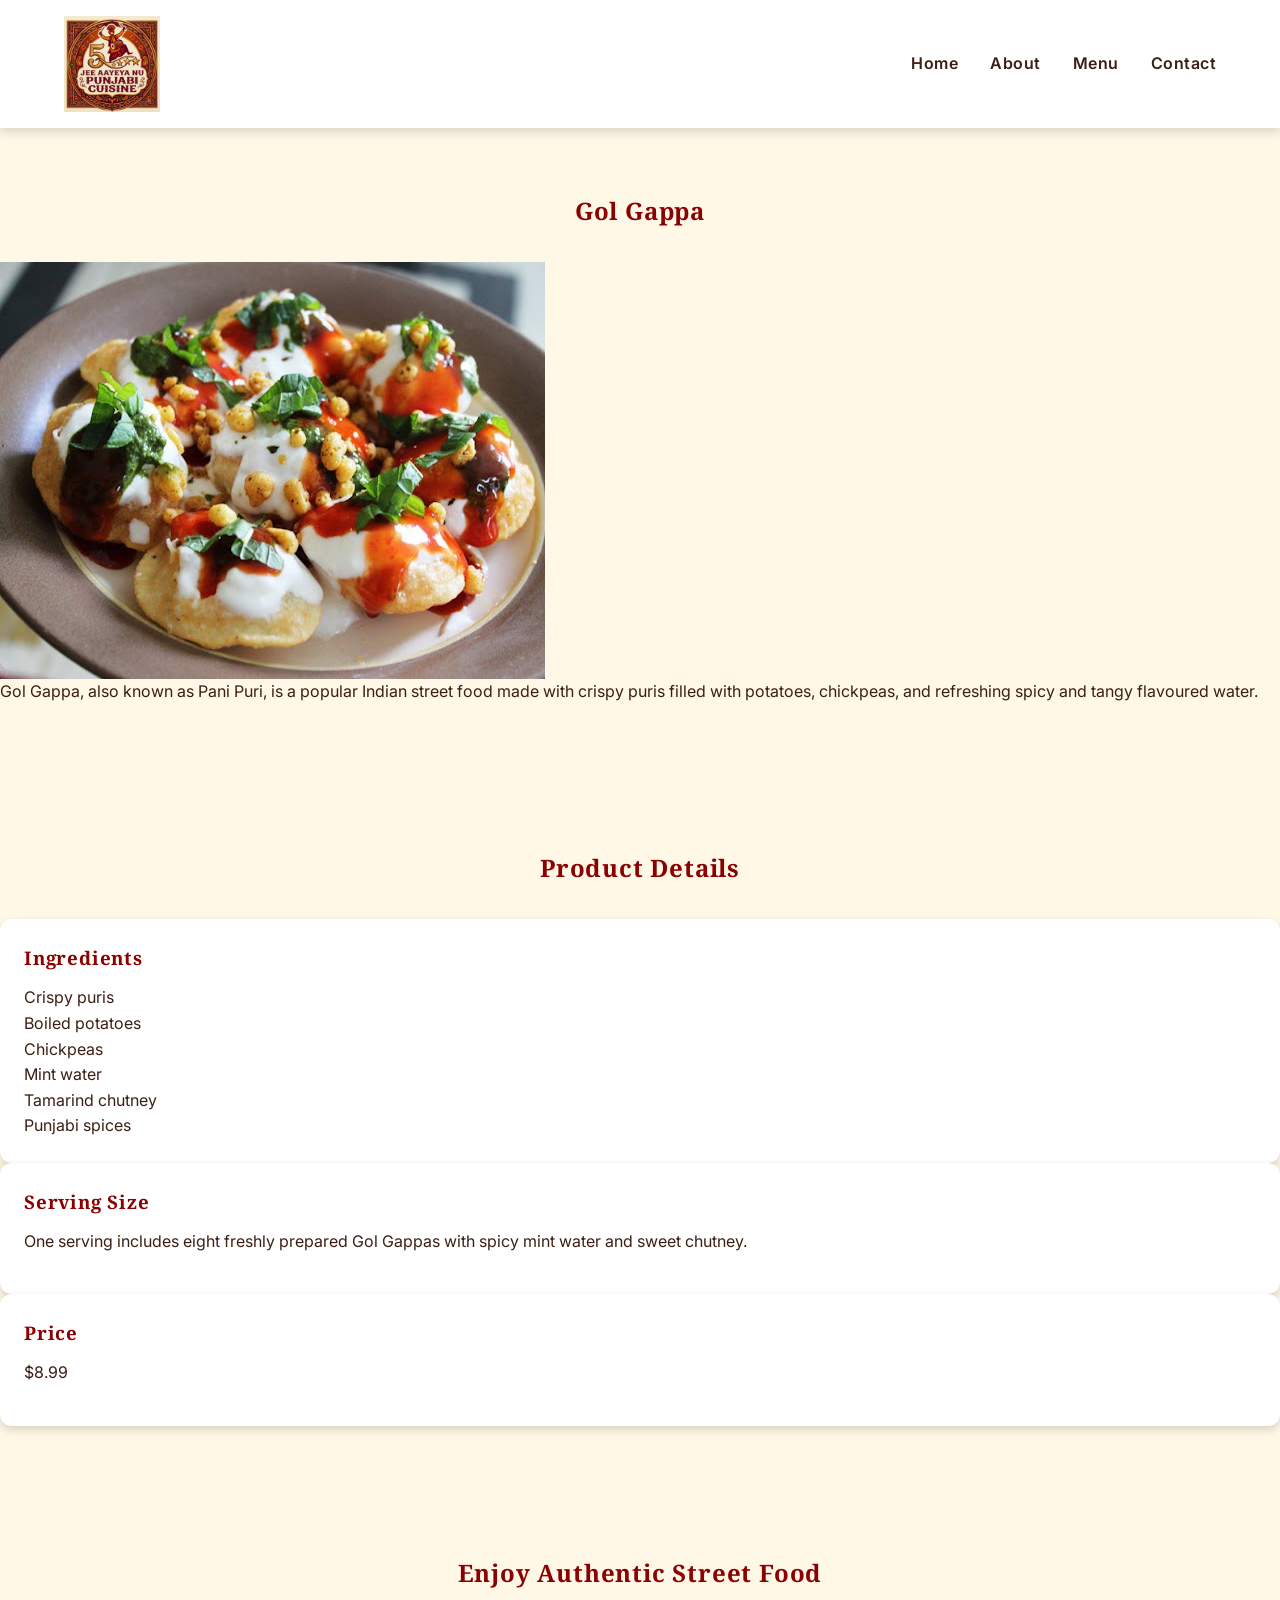
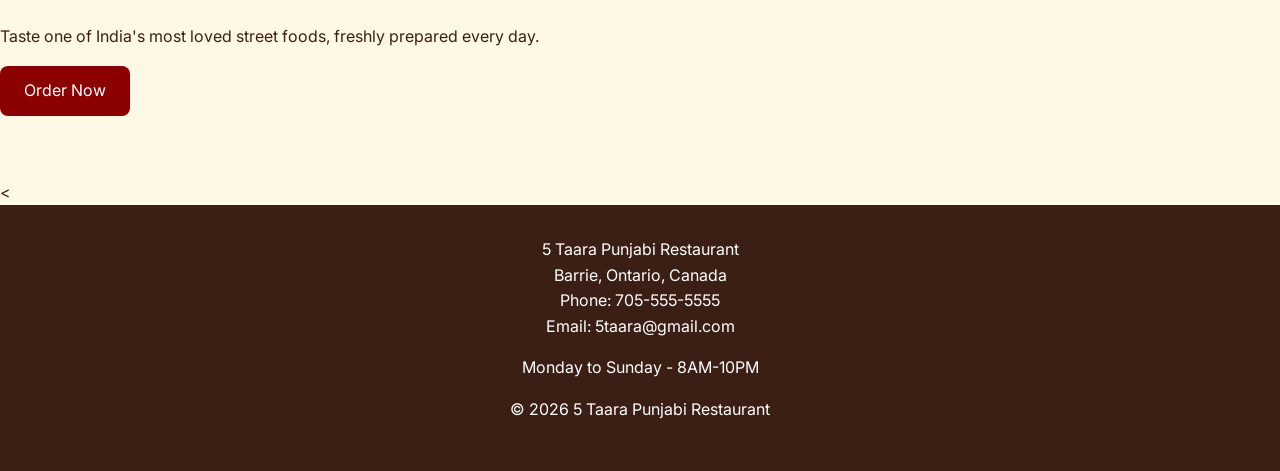
<file: products/gol-gappa.html>
<!DOCTYPE html>
<html lang="en">
<head>
    <!-- Website Metadata -->
    <meta charset="UTF-8">
    <meta name="viewport" content="width=device-width, initial-scale=1.0">
    <meta name="description" content="Gol Gappa at 5 Taara Punjabi Restaurant. Crispy puris filled with spicy, tangy, and refreshing flavours.">
    <meta name="author" content="Your Name">
    <title>Gol Gappa | 5 Taara Punjabi Restaurant</title>
    <!-- External CSS -->
    <link rel="stylesheet" href="../css/style.css">
</head>
<body>
<!--  Logo and Navigation -->
<header>
     <div class="container">
    <a href="../index.html" aria-label="Go to homepage">
        <img src="../images/logo.png" alt="5 Taara Punjabi Restaurant Logo">
    </a>
    <nav aria-label="Main Navigation">
        <ul>
            <li><a href="../index.html">Home</a></li>
            <li><a href="../about.html">About</a></li>
            <li><a href="../shop.html">Menu</a></li>
            <li><a href="../contact.html">Contact</a></li>
        </ul>
    </nav>
    </div>
</header>
<main>
    <!-- Product Introduction Section -->
    <section>
        <h1>Gol Gappa</h1>
        <figure>
            <img src="../images/gol-gappa.jpg"
                alt="Traditional Gol Gappa served with spicy and tangy water">
        </figure>
        <p>
            Gol Gappa, also known as Pani Puri, is a popular Indian
            street food made with crispy puris filled with potatoes,
            chickpeas, and refreshing spicy and tangy flavoured water.
        </p>
    </section>
    <!-- Product Details Section -->
    <section>
        <h2>
            Product Details
        </h2>
        <article>
            <h3>
                Ingredients
            </h3>
            <ul>
                <li>Crispy puris</li>
                <li>Boiled potatoes</li>
                <li>Chickpeas</li>
                <li>Mint water</li>
                <li>Tamarind chutney</li>
                <li>Punjabi spices</li>
            </ul>
        </article>
        <article>
            <h3>Serving Size</h3>
            <p>
                One serving includes eight freshly prepared
                Gol Gappas with spicy mint water and sweet chutney.
            </p>
        </article>
        <article>
            <h3>Price</h3>
            <p>$8.99</p>
        </article>
    </section>
    <!-- Order Section -->
    <section>
        <h2>Enjoy Authentic Street Food</h2>
        <p>
            Taste one of India's most loved street foods,
            freshly prepared every day.
        </p>
        <a href="../contact.html">Order Now</a>
    </section>
</main>
<<!-- Footer Section -->
    <footer>
        <address>
            5 Taara Punjabi Restaurant<br>
            Barrie, Ontario, Canada<br>
            Phone: 705-555-5555<br>
            Email: 5taara@gmail.com
        </address>
        <p>Monday to Sunday - 8AM-10PM</p>
        <p>&copy; 2026 5 Taara Punjabi Restaurant</p>
    </footer>

</body>

</html>
</file>
<file: css/style.css>
/*Google font*/
@import url('https://fonts.googleapis.com/css2?family=Inter:wght@400;500;600&family=Noto+Serif:wght@600;700&display=swap');

/* Color Palette */
:root{
    --primary:#8B0000;
    --secondary:#D4A017;
    --accent:#2E8B57;
    --cream:#FFF8E7;
    --brown:#3B1F14;
    --white:#FFFFFF;
    --shadow:0 4px 10px rgba(0,0,0,0.15); /*create shadow effect to give element raised look*/
}
/* General Styles */
*{
    margin:0;
    padding:0;
    box-sizing:border-box;
}

body{
    font-family:'Inter',sans-serif;
    background:var(--cream);
    color:var(--brown);
    line-height:1.6;
}
h1,
h2,
h3{
    font-family:'Noto Serif',serif;
    letter-spacing:0.05rem;
    color:var(--primary);
}

p{
    margin-bottom:1rem;
}

img{
    max-width:100%;
    display:block;
}
a{
    text-decoration:none;
    color:inherit;
}

ul{
    list-style:none;
}
/* Container */
.container{
    width:90%;
    max-width:75rem;
    margin:auto;
}
/* Header */
header{
    background:var(--white);
    box-shadow:var(--shadow);
}

header .container{
    display:flex;
    justify-content:space-between;
    align-items:center;
    padding:1rem 0;
}
header img{
    width:6rem;
}
/* Navigation */
nav ul{
    display:flex;
    gap:2rem;
}
nav a{
    font-weight:600;
    letter-spacing:0.03rem;
    transition:0.3s;
}
nav a:hover{
    color:var(--primary);
}
/* Hero Section */
.hero{
    height:80vh;/*80%of screen height*/
    display:flex;
    align-items:center;
    justify-content:center;
    text-align:center;
    color:var(--white);
    background:url("../images/hero.webp") center/cover no-repeat;
}

.hero h1{
    color:var(--white);
    font-size:clamp(2rem,5vw,3.5rem);/*(min, recommended, max)*/
    margin-bottom:1rem;
}

.hero p{
    font-size:1.2rem;
    color:var(--white);
}
/* Buttons */
.hero a,
section a,
button{
    display:inline-block;
    background:var(--primary);
    color:var(--white);
    padding:0.75rem 1.5rem;
    border-radius:0.5rem;
    border:none;
    cursor:pointer;
    transition:0.3s;
}

.hero a:hover,
section a:hover,
button:hover{
    background:var(--secondary);
    color:var(--brown);
}
/* Sections */
section{
    padding:4rem 0;
}
section h1,
section h2{
    text-align:center;
    margin-bottom:2rem;
}
/* Product Cards */
.products{
    display:grid;
    grid-template-columns:repeat(3,1fr);
    gap:2rem;
}
article{
    background:var(--white);
    padding:1.5rem;
    border-radius:0.75rem;
    box-shadow:var(--shadow);
    transition:0.3s;
}
article:hover{
    transform:translateY(-0.3rem);
}
article img{
    border-radius:0.75rem;
    margin-bottom:1rem;
}
article h3{
    margin-bottom:0.75rem;
}
/* Contact Form */
form{
    max-width:40rem;
    margin:auto;
}
label{
    display:block;
    margin-top:1rem;
    font-weight:600;
}
input,
textarea{
    width:100%;
    padding:0.75rem;
    margin-top:0.3rem;
    border:0.06rem solid var(--brown);
    border-radius:0.4rem;
    font-family:'Inter',sans-serif;
}
textarea{
    height:8rem;
}
/* Footer */
footer{
    background:var(--brown);
    color:var(--white);
    text-align:center;
    padding:2rem;
}
footer address{
    font-style:normal;
    margin-bottom:1rem;
}
/* Responsive Design */
@media(max-width:780px){

header .container{
    flex-direction:column;
    gap:1rem;
}

nav ul{
    flex-direction:column;
    text-align:center;
    gap:1rem;
}

.products{
    grid-template-columns:1fr;
}

.hero{
    height:60vh;
}

.hero p{
    font-size:1rem;
}

section{
    padding:2.5rem 0;
}
}
</file>
